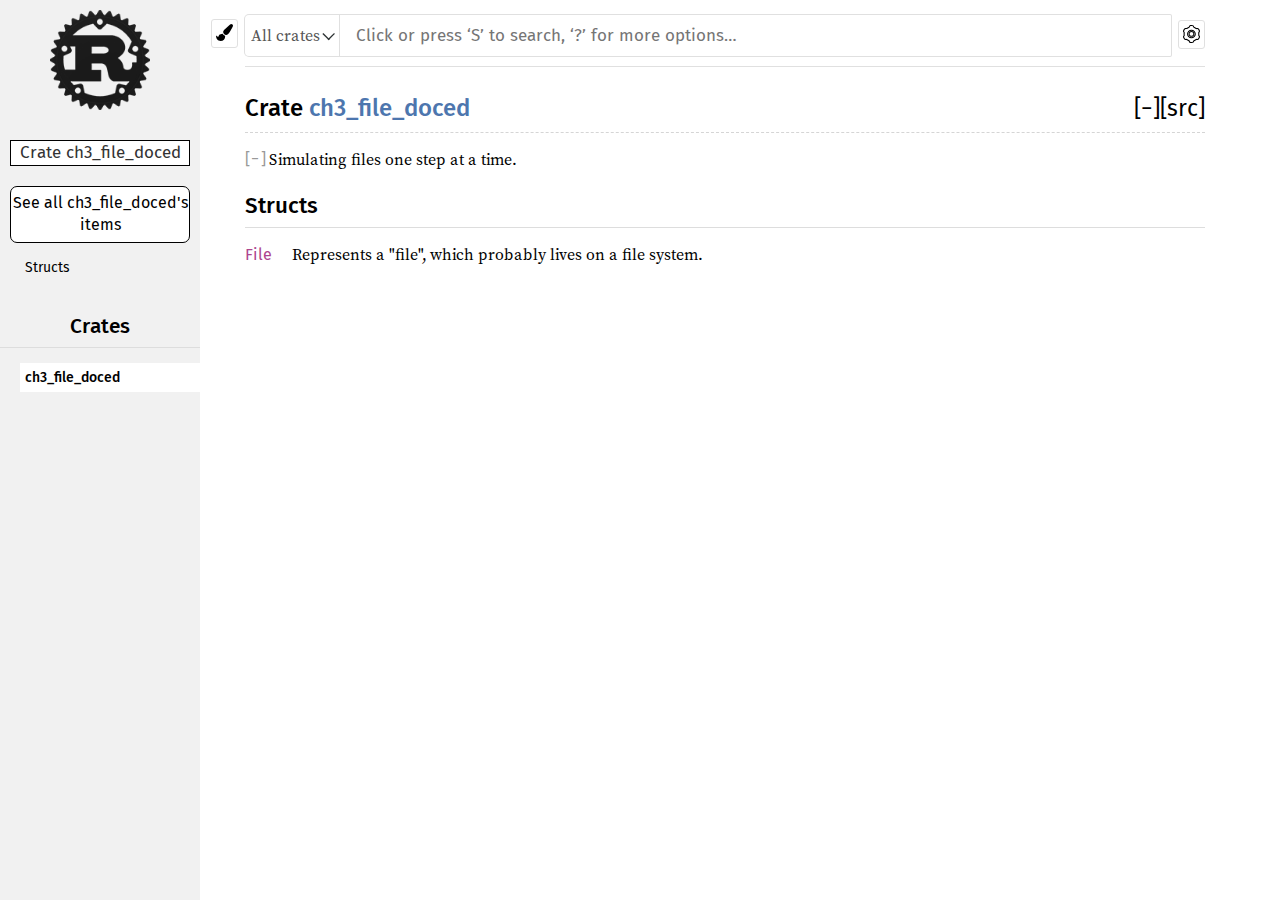
<file: Rust in Action/ch3/doc/ch3_file_doced/index.html>
<!DOCTYPE html><html lang="en"><head><meta charset="utf-8"><meta name="viewport" content="width=device-width, initial-scale=1.0"><meta name="generator" content="rustdoc"><meta name="description" content="API documentation for the Rust `ch3_file_doced` crate."><meta name="keywords" content="rust, rustlang, rust-lang, ch3_file_doced"><title>ch3_file_doced - Rust</title><link rel="stylesheet" type="text/css" href="../normalize.css"><link rel="stylesheet" type="text/css" href="../rustdoc.css" id="mainThemeStyle"><link rel="stylesheet" type="text/css" href="../dark.css"><link rel="stylesheet" type="text/css" href="../light.css" id="themeStyle"><script src="../storage.js"></script><noscript><link rel="stylesheet" href="../noscript.css"></noscript><link rel="shortcut icon" href="../favicon.ico"><style type="text/css">#crate-search{background-image:url("../down-arrow.svg");}</style></head><body class="rustdoc mod"><!--[if lte IE 8]><div class="warning">This old browser is unsupported and will most likely display funky things.</div><![endif]--><nav class="sidebar"><div class="sidebar-menu">&#9776;</div><a href='../ch3_file_doced/index.html'><div class='logo-container'><img src='../rust-logo.png' alt='logo'></div></a><p class='location'>Crate ch3_file_doced</p><div class="sidebar-elems"><a id='all-types' href='all.html'><p>See all ch3_file_doced's items</p></a><div class="block items"><ul><li><a href="#structs">Structs</a></li></ul></div><p class='location'></p><script>window.sidebarCurrent = {name: 'ch3_file_doced', ty: 'mod', relpath: '../'};</script></div></nav><div class="theme-picker"><button id="theme-picker" aria-label="Pick another theme!"><img src="../brush.svg" width="18" alt="Pick another theme!"></button><div id="theme-choices"></div></div><script src="../theme.js"></script><nav class="sub"><form class="search-form"><div class="search-container"><div><select id="crate-search"><option value="All crates">All crates</option></select><input class="search-input" name="search" disabled autocomplete="off" spellcheck="false" placeholder="Click or press ‘S’ to search, ‘?’ for more options…" type="search"></div><a id="settings-menu" href="../settings.html"><img src="../wheel.svg" width="18" alt="Change settings"></a></div></form></nav><section id="main" class="content"><h1 class='fqn'><span class='out-of-band'><span id='render-detail'><a id="toggle-all-docs" href="javascript:void(0)" title="collapse all docs">[<span class='inner'>&#x2212;</span>]</a></span><a class='srclink' href='../src/ch3_file_doced/ch3-file-doced.rs.html#1-38' title='goto source code'>[src]</a></span><span class='in-band'>Crate <a class="mod" href=''>ch3_file_doced</a></span></h1><div class='docblock'><p>Simulating files one step at a time.</p>
</div><h2 id='structs' class='section-header'><a href="#structs">Structs</a></h2>
<table><tr class='module-item'><td><a class="struct" href="struct.File.html" title='ch3_file_doced::File struct'>File</a></td><td class='docblock-short'><p>Represents a &quot;file&quot;, which probably lives on a file system.</p>
</td></tr></table></section><section id="search" class="content hidden"></section><section class="footer"></section><script>window.rootPath = "../";window.currentCrate = "ch3_file_doced";</script><script src="../aliases.js"></script><script src="../main.js"></script><script defer src="../search-index.js"></script></body></html>
</file>
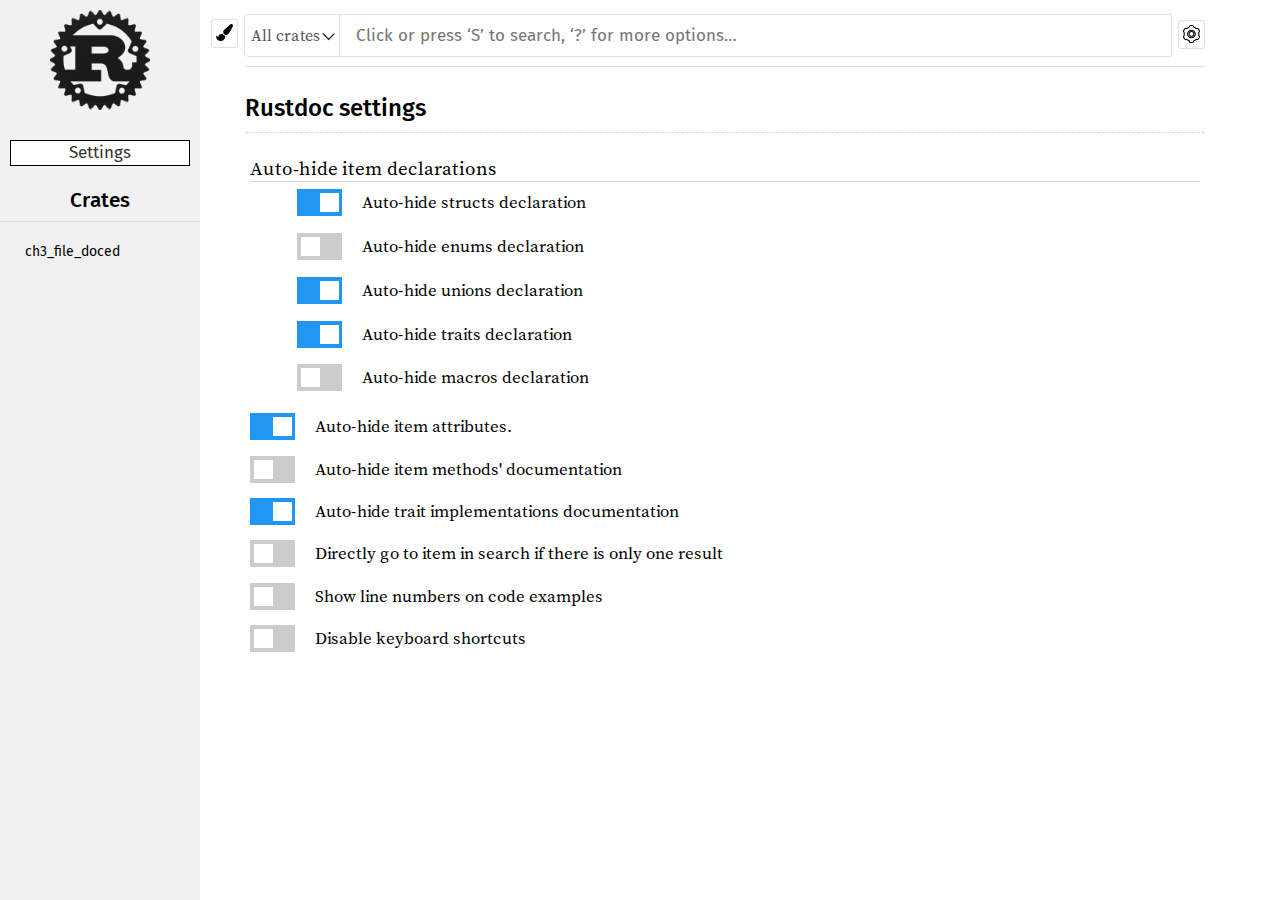
<file: Rust in Action/ch3/doc/settings.html>
<!DOCTYPE html><html lang="en"><head><meta charset="utf-8"><meta name="viewport" content="width=device-width, initial-scale=1.0"><meta name="generator" content="rustdoc"><meta name="description" content="Settings of Rustdoc"><meta name="keywords" content="rust, rustlang, rust-lang"><title>Rustdoc settings</title><link rel="stylesheet" type="text/css" href="./normalize.css"><link rel="stylesheet" type="text/css" href="./rustdoc.css" id="mainThemeStyle"><link rel="stylesheet" type="text/css" href="./settings.css"><link rel="stylesheet" type="text/css" href="./dark.css"><link rel="stylesheet" type="text/css" href="./light.css" id="themeStyle"><script src="./storage.js"></script><noscript><link rel="stylesheet" href="./noscript.css"></noscript><link rel="shortcut icon" href="./favicon.ico"><style type="text/css">#crate-search{background-image:url("./down-arrow.svg");}</style></head><body class="rustdoc mod"><!--[if lte IE 8]><div class="warning">This old browser is unsupported and will most likely display funky things.</div><![endif]--><nav class="sidebar"><div class="sidebar-menu">&#9776;</div><a href='./ch3_file_doced/index.html'><div class='logo-container'><img src='./rust-logo.png' alt='logo'></div></a><p class='location'>Settings</p><div class='sidebar-elems'></div></nav><div class="theme-picker"><button id="theme-picker" aria-label="Pick another theme!"><img src="./brush.svg" width="18" alt="Pick another theme!"></button><div id="theme-choices"></div></div><script src="./theme.js"></script><nav class="sub"><form class="search-form"><div class="search-container"><div><select id="crate-search"><option value="All crates">All crates</option></select><input class="search-input" name="search" disabled autocomplete="off" spellcheck="false" placeholder="Click or press ‘S’ to search, ‘?’ for more options…" type="search"></div><a id="settings-menu" href="./settings.html"><img src="./wheel.svg" width="18" alt="Change settings"></a></div></form></nav><section id="main" class="content"><h1 class='fqn'><span class='in-band'>Rustdoc settings</span></h1><div class='settings'><div class='setting-line'><div class='title'>Auto-hide item declarations</div><div class='sub-settings'><div class='setting-line'><label class='toggle'><input type='checkbox' id='auto-hide-struct'  checked><span class='slider'></span></label><div>Auto-hide structs declaration</div></div><div class='setting-line'><label class='toggle'><input type='checkbox' id='auto-hide-enum' ><span class='slider'></span></label><div>Auto-hide enums declaration</div></div><div class='setting-line'><label class='toggle'><input type='checkbox' id='auto-hide-union'  checked><span class='slider'></span></label><div>Auto-hide unions declaration</div></div><div class='setting-line'><label class='toggle'><input type='checkbox' id='auto-hide-trait'  checked><span class='slider'></span></label><div>Auto-hide traits declaration</div></div><div class='setting-line'><label class='toggle'><input type='checkbox' id='auto-hide-macro' ><span class='slider'></span></label><div>Auto-hide macros declaration</div></div></div>
                    </div><div class='setting-line'><label class='toggle'><input type='checkbox' id='auto-hide-attributes'  checked><span class='slider'></span></label><div>Auto-hide item attributes.</div></div><div class='setting-line'><label class='toggle'><input type='checkbox' id='auto-hide-method-docs' ><span class='slider'></span></label><div>Auto-hide item methods' documentation</div></div><div class='setting-line'><label class='toggle'><input type='checkbox' id='auto-hide-trait-implementations'  checked><span class='slider'></span></label><div>Auto-hide trait implementations documentation</div></div><div class='setting-line'><label class='toggle'><input type='checkbox' id='go-to-only-result' ><span class='slider'></span></label><div>Directly go to item in search if there is only one result</div></div><div class='setting-line'><label class='toggle'><input type='checkbox' id='line-numbers' ><span class='slider'></span></label><div>Show line numbers on code examples</div></div><div class='setting-line'><label class='toggle'><input type='checkbox' id='disable-shortcuts' ><span class='slider'></span></label><div>Disable keyboard shortcuts</div></div></div><script src='./settings.js'></script></section><section id="search" class="content hidden"></section><section class="footer"></section><script>window.rootPath = "./";window.currentCrate = "ch3_file_doced";</script><script src="./aliases.js"></script><script src="./main.js"></script><script defer src="./search-index.js"></script></body></html>
</file>
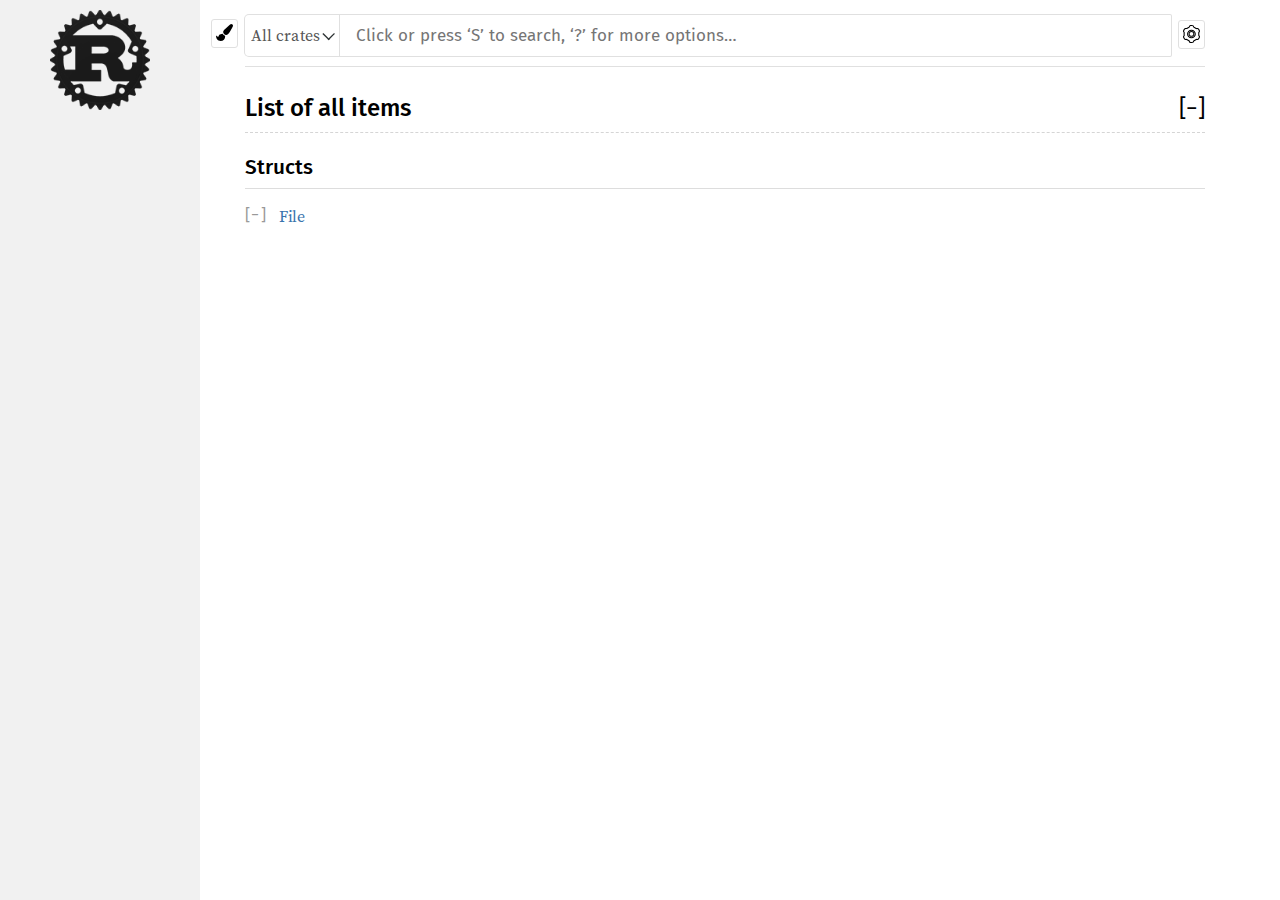
<file: Rust in Action/ch3/doc/ch3_file_doced/all.html>
<!DOCTYPE html><html lang="en"><head><meta charset="utf-8"><meta name="viewport" content="width=device-width, initial-scale=1.0"><meta name="generator" content="rustdoc"><meta name="description" content="List of all items in this crate"><meta name="keywords" content="rust, rustlang, rust-lang"><title>List of all items in this crate</title><link rel="stylesheet" type="text/css" href="../normalize.css"><link rel="stylesheet" type="text/css" href="../rustdoc.css" id="mainThemeStyle"><link rel="stylesheet" type="text/css" href="../dark.css"><link rel="stylesheet" type="text/css" href="../light.css" id="themeStyle"><script src="../storage.js"></script><noscript><link rel="stylesheet" href="../noscript.css"></noscript><link rel="shortcut icon" href="../favicon.ico"><style type="text/css">#crate-search{background-image:url("../down-arrow.svg");}</style></head><body class="rustdoc mod"><!--[if lte IE 8]><div class="warning">This old browser is unsupported and will most likely display funky things.</div><![endif]--><nav class="sidebar"><div class="sidebar-menu">&#9776;</div><a href='../ch3_file_doced/index.html'><div class='logo-container'><img src='../rust-logo.png' alt='logo'></div></a></nav><div class="theme-picker"><button id="theme-picker" aria-label="Pick another theme!"><img src="../brush.svg" width="18" alt="Pick another theme!"></button><div id="theme-choices"></div></div><script src="../theme.js"></script><nav class="sub"><form class="search-form"><div class="search-container"><div><select id="crate-search"><option value="All crates">All crates</option></select><input class="search-input" name="search" disabled autocomplete="off" spellcheck="false" placeholder="Click or press ‘S’ to search, ‘?’ for more options…" type="search"></div><a id="settings-menu" href="../settings.html"><img src="../wheel.svg" width="18" alt="Change settings"></a></div></form></nav><section id="main" class="content"><h1 class='fqn'><span class='out-of-band'><span id='render-detail'><a id="toggle-all-docs" href="javascript:void(0)" title="collapse all docs">[<span class='inner'>&#x2212;</span>]</a></span>
        </span>
        <span class='in-band'>List of all items</span></h1><h3 id='Structs'>Structs</h3><ul class='structs docblock'><li><a href='struct.File.html'>File</a></li></ul></section><section id="search" class="content hidden"></section><section class="footer"></section><script>window.rootPath = "../";window.currentCrate = "ch3_file_doced";</script><script src="../aliases.js"></script><script src="../main.js"></script><script defer src="../search-index.js"></script></body></html>
</file>
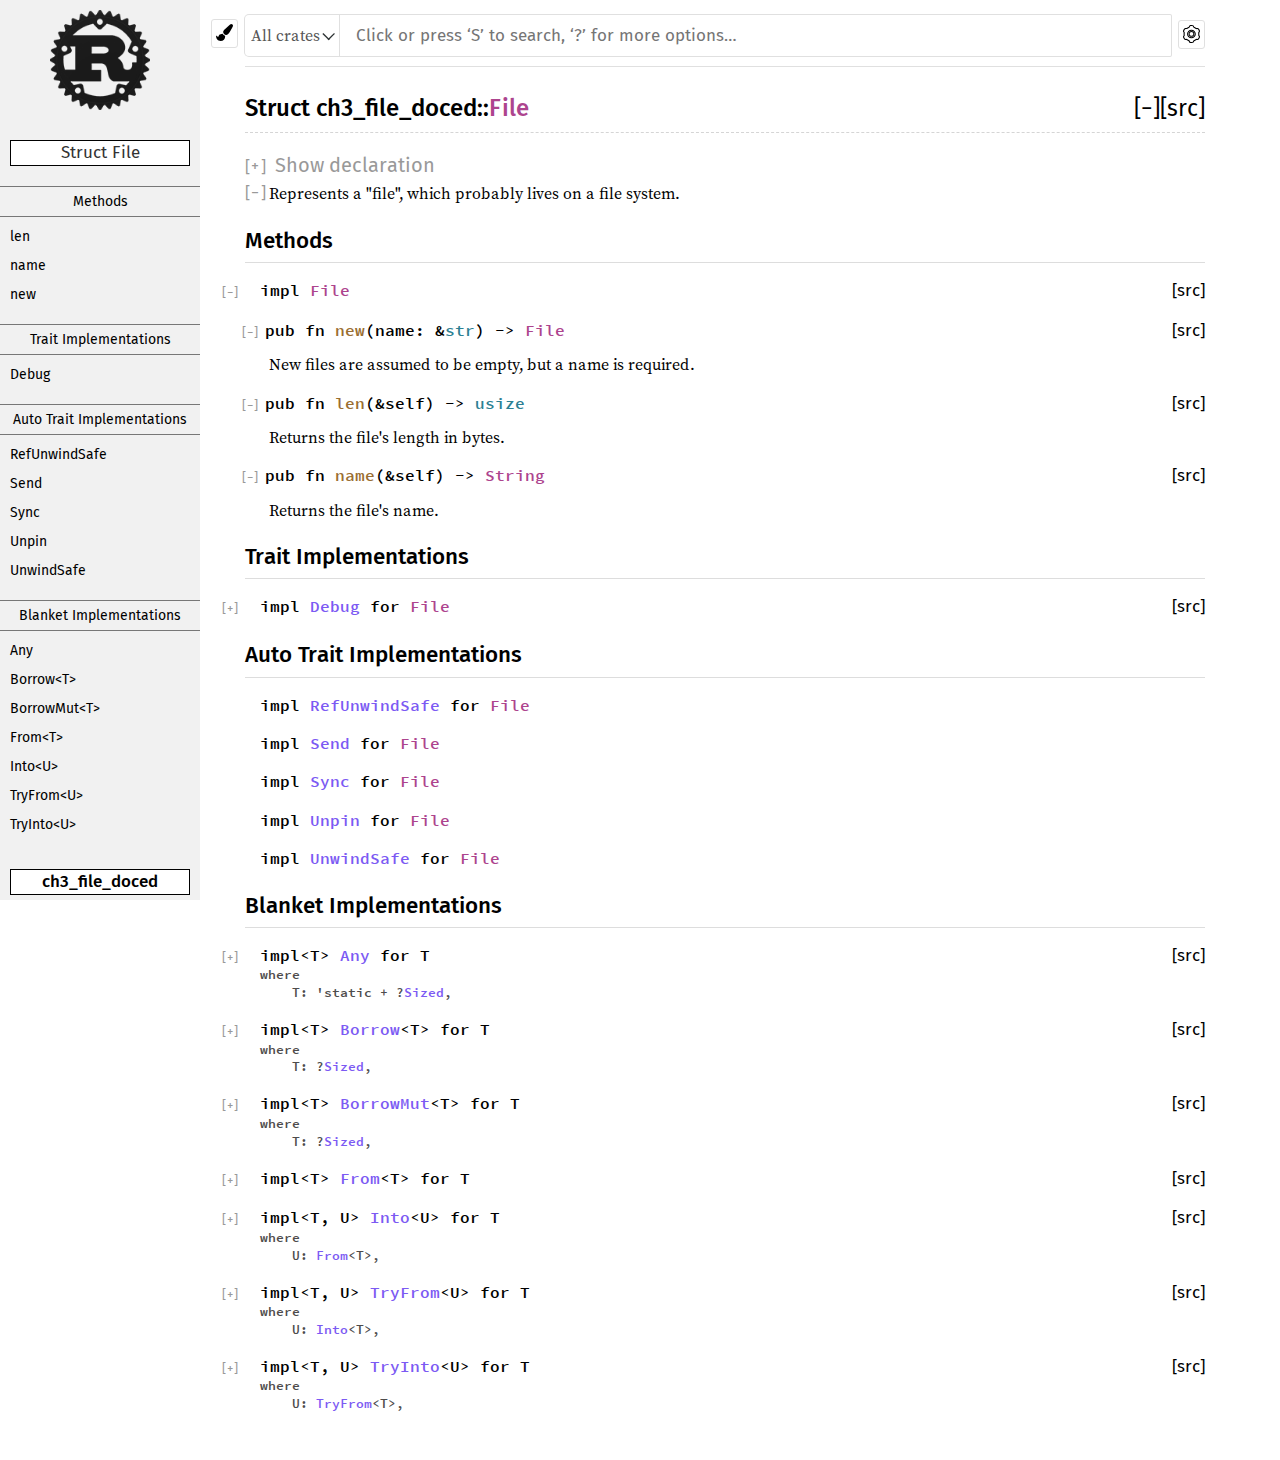
<file: Rust in Action/ch3/doc/ch3_file_doced/struct.File.html>
<!DOCTYPE html><html lang="en"><head><meta charset="utf-8"><meta name="viewport" content="width=device-width, initial-scale=1.0"><meta name="generator" content="rustdoc"><meta name="description" content="API documentation for the Rust `File` struct in crate `ch3_file_doced`."><meta name="keywords" content="rust, rustlang, rust-lang, File"><title>ch3_file_doced::File - Rust</title><link rel="stylesheet" type="text/css" href="../normalize.css"><link rel="stylesheet" type="text/css" href="../rustdoc.css" id="mainThemeStyle"><link rel="stylesheet" type="text/css" href="../dark.css"><link rel="stylesheet" type="text/css" href="../light.css" id="themeStyle"><script src="../storage.js"></script><noscript><link rel="stylesheet" href="../noscript.css"></noscript><link rel="shortcut icon" href="../favicon.ico"><style type="text/css">#crate-search{background-image:url("../down-arrow.svg");}</style></head><body class="rustdoc struct"><!--[if lte IE 8]><div class="warning">This old browser is unsupported and will most likely display funky things.</div><![endif]--><nav class="sidebar"><div class="sidebar-menu">&#9776;</div><a href='../ch3_file_doced/index.html'><div class='logo-container'><img src='../rust-logo.png' alt='logo'></div></a><p class='location'>Struct File</p><div class="sidebar-elems"><div class="block items"><a class="sidebar-title" href="#methods">Methods</a><div class="sidebar-links"><a href="#method.len">len</a><a href="#method.name">name</a><a href="#method.new">new</a></div><a class="sidebar-title" href="#implementations">Trait Implementations</a><div class="sidebar-links"><a href="#impl-Debug">Debug</a></div><a class="sidebar-title" href="#synthetic-implementations">Auto Trait Implementations</a><div class="sidebar-links"><a href="#impl-RefUnwindSafe">RefUnwindSafe</a><a href="#impl-Send">Send</a><a href="#impl-Sync">Sync</a><a href="#impl-Unpin">Unpin</a><a href="#impl-UnwindSafe">UnwindSafe</a></div><a class="sidebar-title" href="#blanket-implementations">Blanket Implementations</a><div class="sidebar-links"><a href="#impl-Any">Any</a><a href="#impl-Borrow%3CT%3E">Borrow&lt;T&gt;</a><a href="#impl-BorrowMut%3CT%3E">BorrowMut&lt;T&gt;</a><a href="#impl-From%3CT%3E">From&lt;T&gt;</a><a href="#impl-Into%3CU%3E">Into&lt;U&gt;</a><a href="#impl-TryFrom%3CU%3E">TryFrom&lt;U&gt;</a><a href="#impl-TryInto%3CU%3E">TryInto&lt;U&gt;</a></div></div><p class='location'><a href='index.html'>ch3_file_doced</a></p><script>window.sidebarCurrent = {name: 'File', ty: 'struct', relpath: ''};</script><script defer src="sidebar-items.js"></script></div></nav><div class="theme-picker"><button id="theme-picker" aria-label="Pick another theme!"><img src="../brush.svg" width="18" alt="Pick another theme!"></button><div id="theme-choices"></div></div><script src="../theme.js"></script><nav class="sub"><form class="search-form"><div class="search-container"><div><select id="crate-search"><option value="All crates">All crates</option></select><input class="search-input" name="search" disabled autocomplete="off" spellcheck="false" placeholder="Click or press ‘S’ to search, ‘?’ for more options…" type="search"></div><a id="settings-menu" href="../settings.html"><img src="../wheel.svg" width="18" alt="Change settings"></a></div></form></nav><section id="main" class="content"><h1 class='fqn'><span class='out-of-band'><span id='render-detail'><a id="toggle-all-docs" href="javascript:void(0)" title="collapse all docs">[<span class='inner'>&#x2212;</span>]</a></span><a class='srclink' href='../src/ch3_file_doced/ch3-file-doced.rs.html#5-8' title='goto source code'>[src]</a></span><span class='in-band'>Struct <a href='index.html'>ch3_file_doced</a>::<wbr><a class="struct" href=''>File</a></span></h1><div class="docblock type-decl hidden-by-usual-hider"><pre class='rust struct'>pub struct File { /* fields omitted */ }</pre></div><div class='docblock'><p>Represents a &quot;file&quot;, which probably lives on a file system.</p>
</div><h2 id='methods' class='small-section-header'>Methods<a href='#methods' class='anchor'></a></h2><h3 id='impl' class='impl'><code class='in-band'>impl <a class="struct" href="../ch3_file_doced/struct.File.html" title="struct ch3_file_doced::File">File</a></code><a href='#impl' class='anchor'></a><a class='srclink' href='../src/ch3_file_doced/ch3-file-doced.rs.html#10-28' title='goto source code'>[src]</a></h3><div class='impl-items'><h4 id='method.new' class="method"><code id='new.v'>pub fn <a href='#method.new' class='fnname'>new</a>(name: &amp;<a class="primitive" href="https://doc.rust-lang.org/nightly/std/primitive.str.html">str</a>) -&gt; <a class="struct" href="../ch3_file_doced/struct.File.html" title="struct ch3_file_doced::File">File</a></code><a class='srclink' href='../src/ch3_file_doced/ch3-file-doced.rs.html#12-17' title='goto source code'>[src]</a></h4><div class='docblock'><p>New files are assumed to be empty, but a name is required.</p>
</div><h4 id='method.len' class="method"><code id='len.v'>pub fn <a href='#method.len' class='fnname'>len</a>(&amp;self) -&gt; <a class="primitive" href="https://doc.rust-lang.org/nightly/std/primitive.usize.html">usize</a></code><a class='srclink' href='../src/ch3_file_doced/ch3-file-doced.rs.html#20-22' title='goto source code'>[src]</a></h4><div class='docblock'><p>Returns the file's length in bytes.</p>
</div><h4 id='method.name' class="method"><code id='name.v'>pub fn <a href='#method.name' class='fnname'>name</a>(&amp;self) -&gt; <a class="struct" href="https://doc.rust-lang.org/nightly/alloc/string/struct.String.html" title="struct alloc::string::String">String</a></code><a class='srclink' href='../src/ch3_file_doced/ch3-file-doced.rs.html#25-27' title='goto source code'>[src]</a></h4><div class='docblock'><p>Returns the file's name.</p>
</div></div><h2 id='implementations' class='small-section-header'>Trait Implementations<a href='#implementations' class='anchor'></a></h2><div id='implementations-list'><h3 id='impl-Debug' class='impl'><code class='in-band'>impl <a class="trait" href="https://doc.rust-lang.org/nightly/core/fmt/trait.Debug.html" title="trait core::fmt::Debug">Debug</a> for <a class="struct" href="../ch3_file_doced/struct.File.html" title="struct ch3_file_doced::File">File</a></code><a href='#impl-Debug' class='anchor'></a><a class='srclink' href='../src/ch3_file_doced/ch3-file-doced.rs.html#4' title='goto source code'>[src]</a></h3><div class='impl-items'><h4 id='method.fmt' class="method hidden"><code id='fmt.v'>fn <a href='https://doc.rust-lang.org/nightly/core/fmt/trait.Debug.html#tymethod.fmt' class='fnname'>fmt</a>(&amp;self, f: &amp;mut <a class="struct" href="https://doc.rust-lang.org/nightly/core/fmt/struct.Formatter.html" title="struct core::fmt::Formatter">Formatter</a>) -&gt; <a class="type" href="https://doc.rust-lang.org/nightly/core/fmt/type.Result.html" title="type core::fmt::Result">Result</a></code><a class='srclink' href='../src/ch3_file_doced/ch3-file-doced.rs.html#4' title='goto source code'>[src]</a></h4><div class='docblock hidden'><p>Formats the value using the given formatter. <a href="https://doc.rust-lang.org/nightly/core/fmt/trait.Debug.html#tymethod.fmt">Read more</a></p>
</div></div></div><h2 id='synthetic-implementations' class='small-section-header'>Auto Trait Implementations<a href='#synthetic-implementations' class='anchor'></a></h2><div id='synthetic-implementations-list'><h3 id='impl-RefUnwindSafe' class='impl'><code class='in-band'>impl <a class="trait" href="https://doc.rust-lang.org/nightly/std/panic/trait.RefUnwindSafe.html" title="trait std::panic::RefUnwindSafe">RefUnwindSafe</a> for <a class="struct" href="../ch3_file_doced/struct.File.html" title="struct ch3_file_doced::File">File</a></code><a href='#impl-RefUnwindSafe' class='anchor'></a></h3><div class='impl-items'></div><h3 id='impl-Send' class='impl'><code class='in-band'>impl <a class="trait" href="https://doc.rust-lang.org/nightly/core/marker/trait.Send.html" title="trait core::marker::Send">Send</a> for <a class="struct" href="../ch3_file_doced/struct.File.html" title="struct ch3_file_doced::File">File</a></code><a href='#impl-Send' class='anchor'></a></h3><div class='impl-items'></div><h3 id='impl-Sync' class='impl'><code class='in-band'>impl <a class="trait" href="https://doc.rust-lang.org/nightly/core/marker/trait.Sync.html" title="trait core::marker::Sync">Sync</a> for <a class="struct" href="../ch3_file_doced/struct.File.html" title="struct ch3_file_doced::File">File</a></code><a href='#impl-Sync' class='anchor'></a></h3><div class='impl-items'></div><h3 id='impl-Unpin' class='impl'><code class='in-band'>impl <a class="trait" href="https://doc.rust-lang.org/nightly/core/marker/trait.Unpin.html" title="trait core::marker::Unpin">Unpin</a> for <a class="struct" href="../ch3_file_doced/struct.File.html" title="struct ch3_file_doced::File">File</a></code><a href='#impl-Unpin' class='anchor'></a></h3><div class='impl-items'></div><h3 id='impl-UnwindSafe' class='impl'><code class='in-band'>impl <a class="trait" href="https://doc.rust-lang.org/nightly/std/panic/trait.UnwindSafe.html" title="trait std::panic::UnwindSafe">UnwindSafe</a> for <a class="struct" href="../ch3_file_doced/struct.File.html" title="struct ch3_file_doced::File">File</a></code><a href='#impl-UnwindSafe' class='anchor'></a></h3><div class='impl-items'></div></div><h2 id='blanket-implementations' class='small-section-header'>Blanket Implementations<a href='#blanket-implementations' class='anchor'></a></h2><div id='blanket-implementations-list'><h3 id='impl-Any' class='impl'><code class='in-band'>impl&lt;T&gt; <a class="trait" href="https://doc.rust-lang.org/nightly/core/any/trait.Any.html" title="trait core::any::Any">Any</a> for T <span class="where fmt-newline">where<br>&nbsp;&nbsp;&nbsp;&nbsp;T: 'static + ?<a class="trait" href="https://doc.rust-lang.org/nightly/core/marker/trait.Sized.html" title="trait core::marker::Sized">Sized</a>,&nbsp;</span></code><a href='#impl-Any' class='anchor'></a><a class='srclink' href='https://doc.rust-lang.org/nightly/src/core/any.rs.html#108-112' title='goto source code'>[src]</a></h3><div class='impl-items'><h4 id='method.type_id' class="method hidden"><code id='type_id.v'>fn <a href='https://doc.rust-lang.org/nightly/core/any/trait.Any.html#tymethod.type_id' class='fnname'>type_id</a>(&amp;self) -&gt; <a class="struct" href="https://doc.rust-lang.org/nightly/core/any/struct.TypeId.html" title="struct core::any::TypeId">TypeId</a></code><a class='srclink' href='https://doc.rust-lang.org/nightly/src/core/any.rs.html#109-111' title='goto source code'>[src]</a></h4><div class='docblock hidden'><p>Gets the <code>TypeId</code> of <code>self</code>. <a href="https://doc.rust-lang.org/nightly/core/any/trait.Any.html#tymethod.type_id">Read more</a></p>
</div></div><h3 id='impl-Borrow%3CT%3E' class='impl'><code class='in-band'>impl&lt;T&gt; <a class="trait" href="https://doc.rust-lang.org/nightly/core/borrow/trait.Borrow.html" title="trait core::borrow::Borrow">Borrow</a>&lt;T&gt; for T <span class="where fmt-newline">where<br>&nbsp;&nbsp;&nbsp;&nbsp;T: ?<a class="trait" href="https://doc.rust-lang.org/nightly/core/marker/trait.Sized.html" title="trait core::marker::Sized">Sized</a>,&nbsp;</span></code><a href='#impl-Borrow%3CT%3E' class='anchor'></a><a class='srclink' href='https://doc.rust-lang.org/nightly/src/core/borrow.rs.html#213-217' title='goto source code'>[src]</a></h3><div class='impl-items'><h4 id='method.borrow' class="method hidden"><code id='borrow.v'>fn <a href='https://doc.rust-lang.org/nightly/core/borrow/trait.Borrow.html#tymethod.borrow' class='fnname'>borrow</a>(&amp;self) -&gt; <a class="primitive" href="https://doc.rust-lang.org/nightly/std/primitive.reference.html">&amp;</a>T</code><a class='srclink' href='https://doc.rust-lang.org/nightly/src/core/borrow.rs.html#214-216' title='goto source code'>[src]</a></h4><div class='docblock hidden'><p>Immutably borrows from an owned value. <a href="https://doc.rust-lang.org/nightly/core/borrow/trait.Borrow.html#tymethod.borrow">Read more</a></p>
</div></div><h3 id='impl-BorrowMut%3CT%3E' class='impl'><code class='in-band'>impl&lt;T&gt; <a class="trait" href="https://doc.rust-lang.org/nightly/core/borrow/trait.BorrowMut.html" title="trait core::borrow::BorrowMut">BorrowMut</a>&lt;T&gt; for T <span class="where fmt-newline">where<br>&nbsp;&nbsp;&nbsp;&nbsp;T: ?<a class="trait" href="https://doc.rust-lang.org/nightly/core/marker/trait.Sized.html" title="trait core::marker::Sized">Sized</a>,&nbsp;</span></code><a href='#impl-BorrowMut%3CT%3E' class='anchor'></a><a class='srclink' href='https://doc.rust-lang.org/nightly/src/core/borrow.rs.html#220-224' title='goto source code'>[src]</a></h3><div class='impl-items'><h4 id='method.borrow_mut' class="method hidden"><code id='borrow_mut.v'>fn <a href='https://doc.rust-lang.org/nightly/core/borrow/trait.BorrowMut.html#tymethod.borrow_mut' class='fnname'>borrow_mut</a>(&amp;mut self) -&gt; <a class="primitive" href="https://doc.rust-lang.org/nightly/std/primitive.reference.html">&amp;mut </a>T</code><a class='srclink' href='https://doc.rust-lang.org/nightly/src/core/borrow.rs.html#221-223' title='goto source code'>[src]</a></h4><div class='docblock hidden'><p>Mutably borrows from an owned value. <a href="https://doc.rust-lang.org/nightly/core/borrow/trait.BorrowMut.html#tymethod.borrow_mut">Read more</a></p>
</div></div><h3 id='impl-From%3CT%3E' class='impl'><code class='in-band'>impl&lt;T&gt; <a class="trait" href="https://doc.rust-lang.org/nightly/core/convert/trait.From.html" title="trait core::convert::From">From</a>&lt;T&gt; for T</code><a href='#impl-From%3CT%3E' class='anchor'></a><a class='srclink' href='https://doc.rust-lang.org/nightly/src/core/convert/mod.rs.html#564-568' title='goto source code'>[src]</a></h3><div class='impl-items'><h4 id='method.from' class="method hidden"><code id='from.v'>fn <a href='https://doc.rust-lang.org/nightly/core/convert/trait.From.html#tymethod.from' class='fnname'>from</a>(t: T) -&gt; T</code><a class='srclink' href='https://doc.rust-lang.org/nightly/src/core/convert/mod.rs.html#565-567' title='goto source code'>[src]</a></h4><div class='docblock hidden'><p>Performs the conversion.</p>
</div></div><h3 id='impl-Into%3CU%3E' class='impl'><code class='in-band'>impl&lt;T, U&gt; <a class="trait" href="https://doc.rust-lang.org/nightly/core/convert/trait.Into.html" title="trait core::convert::Into">Into</a>&lt;U&gt; for T <span class="where fmt-newline">where<br>&nbsp;&nbsp;&nbsp;&nbsp;U: <a class="trait" href="https://doc.rust-lang.org/nightly/core/convert/trait.From.html" title="trait core::convert::From">From</a>&lt;T&gt;,&nbsp;</span></code><a href='#impl-Into%3CU%3E' class='anchor'></a><a class='srclink' href='https://doc.rust-lang.org/nightly/src/core/convert/mod.rs.html#553-560' title='goto source code'>[src]</a></h3><div class='impl-items'><h4 id='method.into' class="method hidden"><code id='into.v'>fn <a href='https://doc.rust-lang.org/nightly/core/convert/trait.Into.html#tymethod.into' class='fnname'>into</a>(self) -&gt; U</code><a class='srclink' href='https://doc.rust-lang.org/nightly/src/core/convert/mod.rs.html#557-559' title='goto source code'>[src]</a></h4><div class='docblock hidden'><p>Performs the conversion.</p>
</div></div><h3 id='impl-TryFrom%3CU%3E' class='impl'><code class='in-band'>impl&lt;T, U&gt; <a class="trait" href="https://doc.rust-lang.org/nightly/core/convert/trait.TryFrom.html" title="trait core::convert::TryFrom">TryFrom</a>&lt;U&gt; for T <span class="where fmt-newline">where<br>&nbsp;&nbsp;&nbsp;&nbsp;U: <a class="trait" href="https://doc.rust-lang.org/nightly/core/convert/trait.Into.html" title="trait core::convert::Into">Into</a>&lt;T&gt;,&nbsp;</span></code><a href='#impl-TryFrom%3CU%3E' class='anchor'></a><a class='srclink' href='https://doc.rust-lang.org/nightly/src/core/convert/mod.rs.html#601-610' title='goto source code'>[src]</a></h3><div class='impl-items'><h4 id='associatedtype.Error' class="type"><code id='Error.t'>type <a href='https://doc.rust-lang.org/nightly/core/convert/trait.TryFrom.html#associatedtype.Error' class="type">Error</a> = <a class="enum" href="https://doc.rust-lang.org/nightly/core/convert/enum.Infallible.html" title="enum core::convert::Infallible">Infallible</a></code></h4><div class='docblock'><p>The type returned in the event of a conversion error.</p>
</div><h4 id='method.try_from' class="method hidden"><code id='try_from.v'>fn <a href='https://doc.rust-lang.org/nightly/core/convert/trait.TryFrom.html#tymethod.try_from' class='fnname'>try_from</a>(value: U) -&gt; <a class="enum" href="https://doc.rust-lang.org/nightly/core/result/enum.Result.html" title="enum core::result::Result">Result</a>&lt;T, &lt;T as <a class="trait" href="https://doc.rust-lang.org/nightly/core/convert/trait.TryFrom.html" title="trait core::convert::TryFrom">TryFrom</a>&lt;U&gt;&gt;::<a class="type" href="https://doc.rust-lang.org/nightly/core/convert/trait.TryFrom.html#associatedtype.Error" title="type core::convert::TryFrom::Error">Error</a>&gt;</code><a class='srclink' href='https://doc.rust-lang.org/nightly/src/core/convert/mod.rs.html#607-609' title='goto source code'>[src]</a></h4><div class='docblock hidden'><p>Performs the conversion.</p>
</div></div><h3 id='impl-TryInto%3CU%3E' class='impl'><code class='in-band'>impl&lt;T, U&gt; <a class="trait" href="https://doc.rust-lang.org/nightly/core/convert/trait.TryInto.html" title="trait core::convert::TryInto">TryInto</a>&lt;U&gt; for T <span class="where fmt-newline">where<br>&nbsp;&nbsp;&nbsp;&nbsp;U: <a class="trait" href="https://doc.rust-lang.org/nightly/core/convert/trait.TryFrom.html" title="trait core::convert::TryFrom">TryFrom</a>&lt;T&gt;,&nbsp;</span></code><a href='#impl-TryInto%3CU%3E' class='anchor'></a><a class='srclink' href='https://doc.rust-lang.org/nightly/src/core/convert/mod.rs.html#587-596' title='goto source code'>[src]</a></h3><div class='impl-items'><h4 id='associatedtype.Error-1' class="type"><code id='Error.t-1'>type <a href='https://doc.rust-lang.org/nightly/core/convert/trait.TryInto.html#associatedtype.Error' class="type">Error</a> = &lt;U as <a class="trait" href="https://doc.rust-lang.org/nightly/core/convert/trait.TryFrom.html" title="trait core::convert::TryFrom">TryFrom</a>&lt;T&gt;&gt;::<a class="type" href="https://doc.rust-lang.org/nightly/core/convert/trait.TryFrom.html#associatedtype.Error" title="type core::convert::TryFrom::Error">Error</a></code></h4><div class='docblock'><p>The type returned in the event of a conversion error.</p>
</div><h4 id='method.try_into' class="method hidden"><code id='try_into.v'>fn <a href='https://doc.rust-lang.org/nightly/core/convert/trait.TryInto.html#tymethod.try_into' class='fnname'>try_into</a>(self) -&gt; <a class="enum" href="https://doc.rust-lang.org/nightly/core/result/enum.Result.html" title="enum core::result::Result">Result</a>&lt;U, &lt;U as <a class="trait" href="https://doc.rust-lang.org/nightly/core/convert/trait.TryFrom.html" title="trait core::convert::TryFrom">TryFrom</a>&lt;T&gt;&gt;::<a class="type" href="https://doc.rust-lang.org/nightly/core/convert/trait.TryFrom.html#associatedtype.Error" title="type core::convert::TryFrom::Error">Error</a>&gt;</code><a class='srclink' href='https://doc.rust-lang.org/nightly/src/core/convert/mod.rs.html#593-595' title='goto source code'>[src]</a></h4><div class='docblock hidden'><p>Performs the conversion.</p>
</div></div></div></section><section id="search" class="content hidden"></section><section class="footer"></section><script>window.rootPath = "../";window.currentCrate = "ch3_file_doced";</script><script src="../aliases.js"></script><script src="../main.js"></script><script defer src="../search-index.js"></script></body></html>
</file>
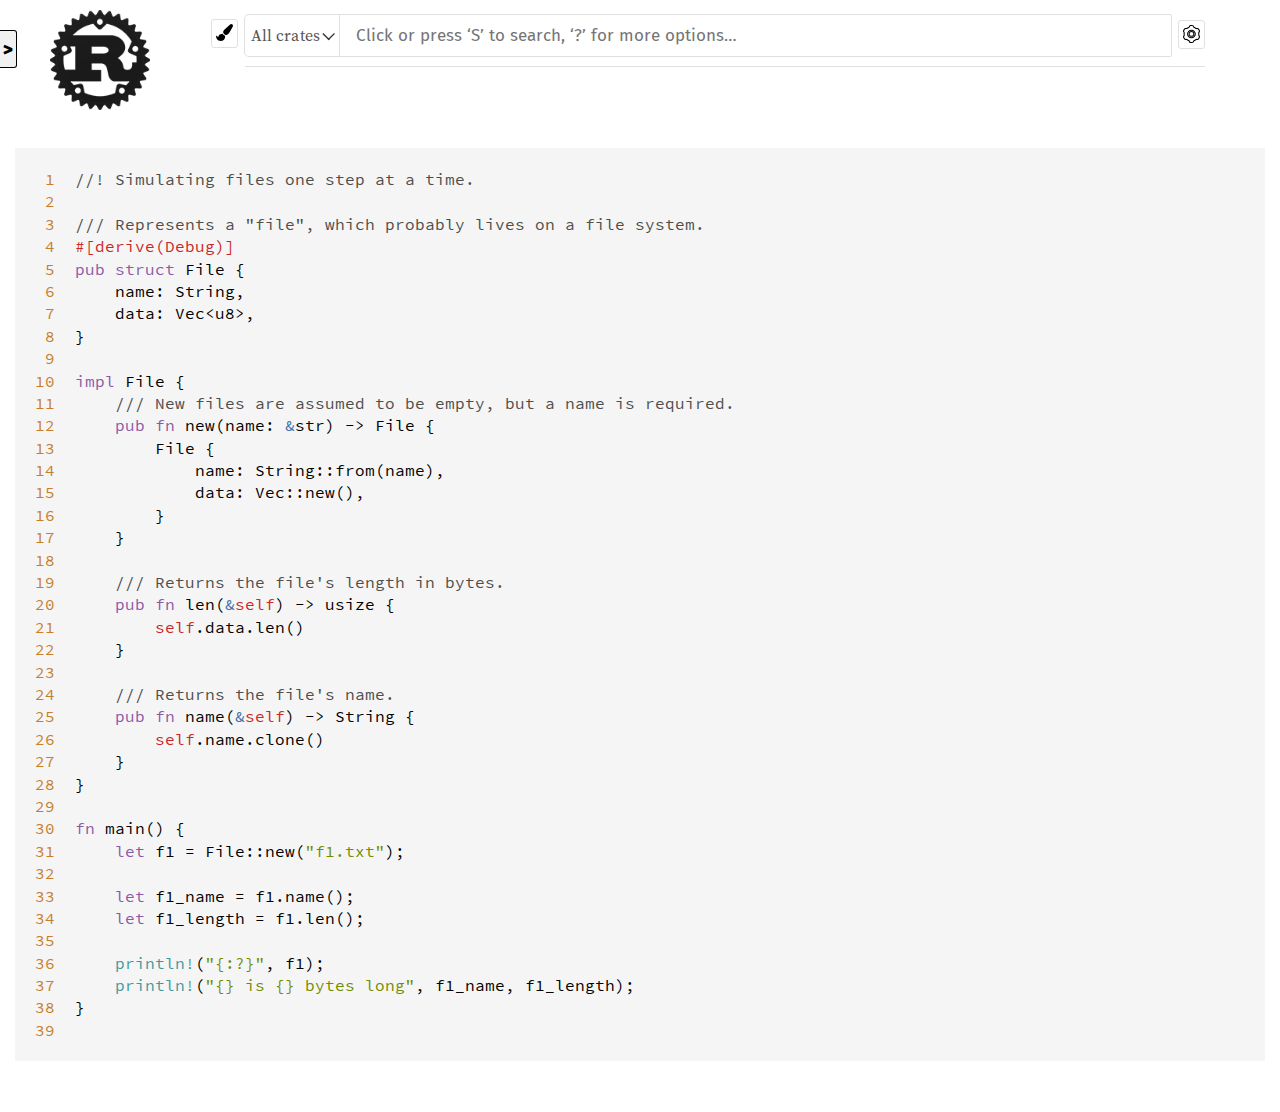
<file: Rust in Action/ch3/doc/src/ch3_file_doced/ch3-file-doced.rs.html>
<!DOCTYPE html><html lang="en"><head><meta charset="utf-8"><meta name="viewport" content="width=device-width, initial-scale=1.0"><meta name="generator" content="rustdoc"><meta name="description" content="Source to the Rust file `ch3-file-doced.rs`."><meta name="keywords" content="rust, rustlang, rust-lang"><title>ch3-file-doced.rs.html -- source</title><link rel="stylesheet" type="text/css" href="../../normalize.css"><link rel="stylesheet" type="text/css" href="../../rustdoc.css" id="mainThemeStyle"><link rel="stylesheet" type="text/css" href="../../dark.css"><link rel="stylesheet" type="text/css" href="../../light.css" id="themeStyle"><script src="../../storage.js"></script><noscript><link rel="stylesheet" href="../../noscript.css"></noscript><link rel="shortcut icon" href="../../favicon.ico"><style type="text/css">#crate-search{background-image:url("../../down-arrow.svg");}</style></head><body class="rustdoc source"><!--[if lte IE 8]><div class="warning">This old browser is unsupported and will most likely display funky things.</div><![endif]--><nav class="sidebar"><div class="sidebar-menu">&#9776;</div><a href='../../ch3_file_doced/index.html'><div class='logo-container'><img src='../../rust-logo.png' alt='logo'></div></a></nav><div class="theme-picker"><button id="theme-picker" aria-label="Pick another theme!"><img src="../../brush.svg" width="18" alt="Pick another theme!"></button><div id="theme-choices"></div></div><script src="../../theme.js"></script><nav class="sub"><form class="search-form"><div class="search-container"><div><select id="crate-search"><option value="All crates">All crates</option></select><input class="search-input" name="search" disabled autocomplete="off" spellcheck="false" placeholder="Click or press ‘S’ to search, ‘?’ for more options…" type="search"></div><a id="settings-menu" href="../../settings.html"><img src="../../wheel.svg" width="18" alt="Change settings"></a></div></form></nav><section id="main" class="content"><pre class="line-numbers"><span id="1"> 1</span>
<span id="2"> 2</span>
<span id="3"> 3</span>
<span id="4"> 4</span>
<span id="5"> 5</span>
<span id="6"> 6</span>
<span id="7"> 7</span>
<span id="8"> 8</span>
<span id="9"> 9</span>
<span id="10">10</span>
<span id="11">11</span>
<span id="12">12</span>
<span id="13">13</span>
<span id="14">14</span>
<span id="15">15</span>
<span id="16">16</span>
<span id="17">17</span>
<span id="18">18</span>
<span id="19">19</span>
<span id="20">20</span>
<span id="21">21</span>
<span id="22">22</span>
<span id="23">23</span>
<span id="24">24</span>
<span id="25">25</span>
<span id="26">26</span>
<span id="27">27</span>
<span id="28">28</span>
<span id="29">29</span>
<span id="30">30</span>
<span id="31">31</span>
<span id="32">32</span>
<span id="33">33</span>
<span id="34">34</span>
<span id="35">35</span>
<span id="36">36</span>
<span id="37">37</span>
<span id="38">38</span>
<span id="39">39</span>
</pre><div class="example-wrap"><pre class="rust ">
<span class="doccomment">//! Simulating files one step at a time.</span>

<span class="doccomment">/// Represents a &quot;file&quot;, which probably lives on a file system.</span>
<span class="attribute">#[<span class="ident">derive</span>(<span class="ident">Debug</span>)]</span>
<span class="kw">pub</span> <span class="kw">struct</span> <span class="ident">File</span> {
    <span class="ident">name</span>: <span class="ident">String</span>,
    <span class="ident">data</span>: <span class="ident">Vec</span><span class="op">&lt;</span><span class="ident">u8</span><span class="op">&gt;</span>,
}

<span class="kw">impl</span> <span class="ident">File</span> {
    <span class="doccomment">/// New files are assumed to be empty, but a name is required.</span>
    <span class="kw">pub</span> <span class="kw">fn</span> <span class="ident">new</span>(<span class="ident">name</span>: <span class="kw-2">&amp;</span><span class="ident">str</span>) <span class="op">-</span><span class="op">&gt;</span> <span class="ident">File</span> {
        <span class="ident">File</span> {
            <span class="ident">name</span>: <span class="ident">String</span>::<span class="ident">from</span>(<span class="ident">name</span>),
            <span class="ident">data</span>: <span class="ident">Vec</span>::<span class="ident">new</span>(),
        }
    }

    <span class="doccomment">/// Returns the file&#39;s length in bytes.</span>
    <span class="kw">pub</span> <span class="kw">fn</span> <span class="ident">len</span>(<span class="kw-2">&amp;</span><span class="self">self</span>) <span class="op">-</span><span class="op">&gt;</span> <span class="ident">usize</span> {
        <span class="self">self</span>.<span class="ident">data</span>.<span class="ident">len</span>()
    }

    <span class="doccomment">/// Returns the file&#39;s name.</span>
    <span class="kw">pub</span> <span class="kw">fn</span> <span class="ident">name</span>(<span class="kw-2">&amp;</span><span class="self">self</span>) <span class="op">-</span><span class="op">&gt;</span> <span class="ident">String</span> {
        <span class="self">self</span>.<span class="ident">name</span>.<span class="ident">clone</span>()
    }
}

<span class="kw">fn</span> <span class="ident">main</span>() {
    <span class="kw">let</span> <span class="ident">f1</span> <span class="op">=</span> <span class="ident">File</span>::<span class="ident">new</span>(<span class="string">&quot;f1.txt&quot;</span>);

    <span class="kw">let</span> <span class="ident">f1_name</span> <span class="op">=</span> <span class="ident">f1</span>.<span class="ident">name</span>();
    <span class="kw">let</span> <span class="ident">f1_length</span> <span class="op">=</span> <span class="ident">f1</span>.<span class="ident">len</span>();

    <span class="macro">println</span><span class="macro">!</span>(<span class="string">&quot;{:?}&quot;</span>, <span class="ident">f1</span>);
    <span class="macro">println</span><span class="macro">!</span>(<span class="string">&quot;{} is {} bytes long&quot;</span>, <span class="ident">f1_name</span>, <span class="ident">f1_length</span>);
}

</pre></div>
</section><section id="search" class="content hidden"></section><section class="footer"></section><script>window.rootPath = "../../";window.currentCrate = "ch3_file_doced";</script><script src="../../aliases.js"></script><script src="../../main.js"></script><script src="../../source-script.js"></script><script src="../../source-files.js"></script><script defer src="../../search-index.js"></script></body></html>
</file>
<file: Rust in Action/ch3/doc/rustdoc.css>
@font-face {font-family:'Fira Sans';font-style:normal;font-weight:400;src:local('Fira Sans'),url("FiraSans-Regular.woff") format('woff');}@font-face {font-family:'Fira Sans';font-style:normal;font-weight:500;src:local('Fira Sans Medium'),url("FiraSans-Medium.woff") format('woff');}@font-face {font-family:'Source Serif Pro';font-style:normal;font-weight:400;src:local('Source Serif Pro'),url("SourceSerifPro-Regular.ttf.woff") format('woff');}@font-face {font-family:'Source Serif Pro';font-style:italic;font-weight:400;src:local('Source Serif Pro Italic'),url("SourceSerifPro-It.ttf.woff") format('woff');}@font-face {font-family:'Source Serif Pro';font-style:normal;font-weight:700;src:local('Source Serif Pro Bold'),url("SourceSerifPro-Bold.ttf.woff") format('woff');}@font-face {font-family:'Source Code Pro';font-style:normal;font-weight:400;src:url("SourceCodePro-Regular.woff") format('woff');}@font-face {font-family:'Source Code Pro';font-style:normal;font-weight:600;src:url("SourceCodePro-Semibold.woff") format('woff');}*{-webkit-box-sizing:border-box;-moz-box-sizing:border-box;box-sizing:border-box;}html{content:"";}@media (prefers-color-scheme:light){html{content:"light";}}@media (prefers-color-scheme:dark){html{content:"dark";}}body{font:16px/1.4 "Source Serif Pro",serif;margin:0;position:relative;padding:10px 15px 20px 15px;-webkit-font-feature-settings:"kern","liga";-moz-font-feature-settings:"kern","liga";font-feature-settings:"kern","liga";}h1{font-size:1.5em;}h2{font-size:1.4em;}h3{font-size:1.3em;}h1,h2,h3:not(.impl):not(.method):not(.type):not(.tymethod):not(.important),h4:not(.method):not(.type):not(.tymethod):not(.associatedconstant){font-weight:500;margin:20px 0 15px 0;padding-bottom:6px;}h1.fqn{border-bottom:1px dashed;margin-top:0;}h2,h3:not(.impl):not(.method):not(.type):not(.tymethod),h4:not(.method):not(.type):not(.tymethod):not(.associatedconstant){border-bottom:1px solid;}h3.impl,h3.method,h4.method,h3.type,h4.type,h4.associatedconstant{flex-basis:100%;font-weight:600;margin-top:16px;margin-bottom:10px;position:relative;}h3.impl,h3.method,h3.type{padding-left:15px;}h1,h2,h3,h4,.sidebar,a.source,.search-input,.content table :not(code)>a,.collapse-toggle,div.item-list .out-of-band,#source-sidebar,#sidebar-toggle{font-family:"Fira Sans",sans-serif;}ol,ul{padding-left:25px;}ul ul,ol ul,ul ol,ol ol{margin-bottom:.6em;}p{margin:0 0 .6em 0;}summary{outline:none;}code,pre,a.test-arrow{font-family:"Source Code Pro",monospace;}.docblock code,.docblock-short code{border-radius:3px;padding:0 0.1em;}.docblock pre code,.docblock-short pre code{padding:0;}pre{padding:14px;}.source .content pre{padding:20px;}img{max-width:100%;}li{position:relative;}.source .content{margin-top:50px;max-width:none;overflow:visible;margin-left:0px;min-width:70em;}nav.sub{font-size:16px;text-transform:uppercase;}.sidebar{width:200px;position:fixed;left:0;top:0;bottom:0;overflow:auto;}.sidebar .block>ul>li{margin-right:-10px;}.content,nav{max-width:960px;}.hidden{display:none !important;}.logo-container{height:100px;width:100px;position:relative;margin:20px auto;display:block;margin-top:10px;}.logo-container>img{max-width:100px;max-height:100px;position:absolute;left:50%;top:50%;transform:translate(-50%,-50%);display:block;}.sidebar .location{border:1px solid;font-size:17px;margin:30px 10px 20px 10px;text-align:center;word-wrap:break-word;}.sidebar .version{font-size:15px;text-align:center;border-bottom:1px solid;overflow-wrap:break-word;word-wrap:break-word;word-break:break-word;}.location:empty{border:none;}.location a:first-child{font-weight:500;}.block{padding:0;margin-bottom:14px;}.block h2,.block h3{margin-top:0;margin-bottom:8px;text-align:center;}.block ul,.block li{margin:0 10px;padding:0;list-style:none;}.block a{display:block;text-overflow:ellipsis;overflow:hidden;line-height:15px;padding:7px 5px;font-size:14px;font-weight:300;transition:border 500ms ease-out;}.sidebar-title{border-top:1px solid;border-bottom:1px solid;text-align:center;font-size:17px;margin-bottom:5px;}.sidebar-links{margin-bottom:15px;}.sidebar-links>a{padding-left:10px;width:100%;}.sidebar-menu{display:none;}.content{padding:15px 0;}.source .content pre.rust{white-space:pre;overflow:auto;padding-left:0;}.rustdoc:not(.source) .example-wrap{display:inline-flex;margin-bottom:10px;position:relative;}.example-wrap{width:100%;}.example-wrap>pre.line-number{overflow:initial;border:1px solid;border-top-left-radius:5px;border-bottom-left-radius:5px;padding:13px 8px;text-align:right;}.rustdoc:not(.source) .example-wrap>pre.rust{width:100%;overflow-x:auto;}.rustdoc:not(.source) .example-wrap>pre{margin:0;}#search{margin-left:230px;position:relative;}#results{position:absolute;right:0;left:0;overflow:auto;}#results>table{width:100%;table-layout:fixed;}.content pre.line-numbers{float:left;border:none;position:relative;-webkit-user-select:none;-moz-user-select:none;-ms-user-select:none;user-select:none;}.line-numbers span{cursor:pointer;}.docblock-short p{display:inline;}.docblock-short.nowrap{display:block;overflow:hidden;white-space:nowrap;text-overflow:ellipsis;}.docblock-short p{overflow:hidden;text-overflow:ellipsis;margin:0;}.docblock code,.docblock-short code{white-space:pre-wrap;}.docblock h1,.docblock h2,.docblock h3,.docblock h4,.docblock h5{border-bottom:1px solid;}#main>.docblock h1{font-size:1.3em;}#main>.docblock h2{font-size:1.15em;}#main>.docblock h3,#main>.docblock h4,#main>.docblock h5{font-size:1em;}#main>h2+div,#main>h2+h3,#main>h3+div{display:none;flex-wrap:wrap;}.docblock h1{font-size:1em;}.docblock h2{font-size:0.95em;}.docblock h3,.docblock h4,.docblock h5{font-size:0.9em;}.docblock{margin-left:24px;position:relative;}.content .out-of-band{float:right;font-size:23px;margin:0px;padding:0px;font-weight:normal;}h3.impl>.out-of-band{font-size:21px;}h4.method>.out-of-band{font-size:19px;}h4>code,h3>code,.invisible>code{max-width:calc(100% - 41px);display:block;}.invisible{width:100%;display:inline-block;}.content .in-band{margin:0px;padding:0px;}.in-band>code{display:inline-block;}#main{position:relative;}#main>.since{top:inherit;font-family:"Fira Sans",sans-serif;}.content table:not(.table-display){border-spacing:0 5px;}.content td{vertical-align:top;}.content td:first-child{padding-right:20px;}.content td p:first-child{margin-top:0;}.content td h1,.content td h2{margin-left:0;font-size:1.1em;}.content tr:first-child td{border-top:0;}.docblock table{margin:.5em 0;width:calc(100% - 2px);border:1px dashed;}.docblock table td{padding:.5em;border:1px dashed;}.docblock table th{padding:.5em;text-align:left;border:1px solid;}.fields+table{margin-bottom:1em;}.content .item-list{list-style-type:none;padding:0;}.content .multi-column{-moz-column-count:5;-moz-column-gap:2.5em;-webkit-column-count:5;-webkit-column-gap:2.5em;column-count:5;column-gap:2.5em;}.content .multi-column li{width:100%;display:inline-block;}.content .method{font-size:1em;position:relative;}.content .method .where,.content .fn .where,.content .where.fmt-newline{display:block;font-size:0.8em;}.content .methods>div{margin-left:40px;margin-bottom:15px;}.content .docblock>.impl-items{margin-left:20px;margin-top:-34px;}.content .docblock>.impl-items>h4{border-bottom:0;}.content .docblock>.impl-items .table-display{margin:0;}.content .docblock>.impl-items table td{padding:0;}.toggle-wrapper.marg-left>.collapse-toggle{left:-24px;}.content .docblock>.impl-items .table-display,.impl-items table td{border:none;}.content .stability code{font-size:90%;}.content .stability{position:relative;margin-left:33px;margin-top:-13px;}.sub-variant>div>.stability{margin-top:initial;}.content .stability::before{content:'⬑';font-size:25px;position:absolute;top:-6px;left:-19px;}.content .impl-items .method,.content .impl-items>.type,.impl-items>.associatedconstant{margin-left:20px;}.content .impl-items .docblock,.content .impl-items .stability{margin-bottom:.6em;}.content .impl-items>.stability{margin-left:40px;}.methods>.stability,.content .impl-items>.stability{margin-top:-8px;}.impl-items{flex-basis:100%;}#main>.stability{margin-top:0;}nav:not(.sidebar){border-bottom:1px solid;padding-bottom:10px;margin-bottom:10px;}nav.main{padding:20px 0;text-align:center;}nav.main .current{border-top:1px solid;border-bottom:1px solid;}nav.main .separator{border:1px solid;display:inline-block;height:23px;margin:0 20px;}nav.sum{text-align:right;}nav.sub form{display:inline;}nav.sub,.content{margin-left:230px;}a{text-decoration:none;background:transparent;}.small-section-header:hover>.anchor{display:initial;}.in-band:hover>.anchor{display:inline-block;position:absolute;}.anchor{display:none;position:absolute;left:-7px;}.anchor.field{left:-5px;}.small-section-header>.anchor{left:-28px;padding-right:10px;}.anchor:before{content:'\2002\00a7\2002';}.docblock a:not(.srclink):not(.test-arrow):hover,.docblock-short a:not(.srclink):not(.test-arrow):hover,.stability a{text-decoration:underline;}.invisible>.srclink,h4>code+.srclink{position:absolute;top:0;right:0;font-size:17px;font-weight:normal;}.block a.current.crate{font-weight:500;}.search-container{position:relative;}.search-container>div{display:inline-flex;width:calc(100% - 34px);}#crate-search{margin-top:5px;padding:6px;padding-right:19px;flex:none;border:0;border-right:0;border-radius:4px 0 0 4px;outline:none;cursor:pointer;border-right:1px solid;-moz-appearance:none;-webkit-appearance:none;text-indent:0.01px;text-overflow:"";background-repeat:no-repeat;background-color:transparent;background-size:20px;background-position:calc(100% - 1px) 56%;}.search-container>.top-button{position:absolute;right:0;top:10px;}.search-input{-moz-box-sizing:border-box !important;box-sizing:border-box !important;outline:none;border:none;border-radius:1px;margin-top:5px;padding:10px 16px;font-size:17px;transition:border-color 300ms ease;transition:border-radius 300ms ease-in-out;transition:box-shadow 300ms ease-in-out;width:100%;}#crate-search+.search-input{border-radius:0 1px 1px 0;width:calc(100% - 32px);}.search-input:focus{border-radius:2px;border:0;outline:0;}.search-results .desc{white-space:nowrap;text-overflow:ellipsis;overflow:hidden;display:block;}.search-results a{display:block;}.content .search-results td:first-child{padding-right:0;width:50%;}.content .search-results td:first-child a{padding-right:10px;}.content .search-results td:first-child a:after{clear:both;content:"";display:block;}.content .search-results td:first-child a span{float:left;}tr.result span.primitive::after{content:' (primitive type)';font-style:italic;}tr.result span.keyword::after{content:' (keyword)';font-style:italic;}body.blur>:not(#help){filter:blur(8px);-webkit-filter:blur(8px);opacity:.7;}#help{width:100%;height:100vh;position:fixed;top:0;left:0;display:flex;justify-content:center;align-items:center;}#help>div{flex:0 0 auto;box-shadow:0 0 6px rgba(0,0,0,.2);width:550px;height:auto;border:1px solid;}#help dt{float:left;clear:left;display:block;}#help dd{margin:5px 35px;}#help .infos{padding-left:0;}#help h1,#help h2{margin-top:0;}#help>div div{width:50%;float:left;padding:20px;padding-left:17px;}.stab{display:table;border-width:1px;border-style:solid;padding:3px;margin-bottom:5px;font-size:90%;}.stab p{display:inline;}.stab summary{display:list-item;}.stab .emoji{font-size:1.5em;}.module-item .stab{border-radius:3px;display:inline-block;font-size:80%;line-height:1.2;margin-bottom:0;margin-right:.3em;padding:2px;vertical-align:text-bottom;}.module-item.unstable{opacity:0.65;}.since{font-weight:normal;font-size:initial;position:absolute;right:0;top:0;}.impl-items .since,.impl .since{flex-grow:0;padding-left:12px;padding-right:2px;position:initial;}.impl-items .srclink,.impl .srclink{flex-grow:0;font-size:17px;font-weight:normal;}.impl-items code,.impl code{flex-grow:1;}.impl-items h4,h4.impl,h3.impl{display:flex;flex-basis:100%;font-size:16px;margin-bottom:12px;justify-content:space-between;}.variants_table{width:100%;}.variants_table tbody tr td:first-child{width:1%;}td.summary-column{width:100%;}.summary{padding-right:0px;}pre.rust .question-mark{font-weight:bold;}a.test-arrow{display:inline-block;position:absolute;padding:5px 10px 5px 10px;border-radius:5px;font-size:130%;top:5px;right:5px;z-index:1;}a.test-arrow:hover{text-decoration:none;}.section-header:hover a:before{position:absolute;left:-25px;padding-right:10px;content:'\2002\00a7\2002';}.section-header:hover a{text-decoration:none;}.section-header a{color:inherit;}.collapse-toggle{font-weight:300;position:absolute;left:-23px;top:0;}h3>.collapse-toggle,h4>.collapse-toggle{font-size:0.8em;top:5px;}.toggle-wrapper>.collapse-toggle{left:-24px;margin-top:0px;}.toggle-wrapper{position:relative;margin-top:0;}.toggle-wrapper.collapsed{height:25px;transition:height .2s;margin-bottom:.6em;}.collapse-toggle>.inner{display:inline-block;width:1.2ch;text-align:center;}.collapse-toggle.hidden-default{position:relative;margin-left:20px;}.since+.srclink{display:table-cell;padding-left:10px;}.item-spacer{width:100%;height:12px;}.out-of-band>span.since{position:initial;font-size:20px;margin-right:5px;}.toggle-wrapper>.collapse-toggle{left:0;}.variant+.toggle-wrapper+.docblock>p{margin-top:5px;}.sub-variant,.sub-variant>h3{margin-top:1px !important;}#main>.sub-variant>h3{font-size:15px;margin-left:25px;margin-bottom:5px;}.sub-variant>div{margin-left:20px;margin-bottom:10px;}.sub-variant>div>span{display:block;position:relative;}.toggle-label{display:inline-block;margin-left:4px;margin-top:3px;}.enum>.toggle-wrapper+.docblock,.struct>.toggle-wrapper+.docblock{margin-left:30px;margin-bottom:20px;margin-top:5px;}.docblock>.section-header:first-child{margin-left:15px;margin-top:0;}.docblock>.section-header:first-child:hover>a:before{left:-10px;}.enum>.collapsed,.struct>.collapsed{margin-bottom:25px;}#main>.variant,#main>.structfield{display:block;}.attributes{display:block;margin-top:0px !important;margin-right:0px;margin-bottom:0px !important;margin-left:30px;}.toggle-attributes.collapsed{margin-bottom:0;}.impl-items>.toggle-attributes{margin-left:20px;}.impl-items .attributes{font-weight:500;}:target>code{opacity:1;}.information{position:absolute;left:-20px;margin-top:7px;z-index:1;}.tooltip{position:relative;display:inline-block;cursor:pointer;}.tooltip .tooltiptext{width:120px;display:none;text-align:center;padding:5px 3px;border-radius:6px;margin-left:5px;top:-5px;left:105%;z-index:10;}.tooltip:hover .tooltiptext{display:inline;}.tooltip .tooltiptext::after{content:" ";position:absolute;top:50%;left:11px;margin-top:-5px;border-width:5px;border-style:solid;}.tooltip .tooltiptext{border:1px solid;}pre.rust{position:relative;tab-width:4;-moz-tab-width:4;}.search-failed{text-align:center;margin-top:20px;}.search-failed>ul{text-align:left;max-width:570px;margin-left:auto;margin-right:auto;}#titles{height:35px;}#titles>div{float:left;width:33.3%;text-align:center;font-size:18px;cursor:pointer;border-top:2px solid;}#titles>div:not(:last-child){margin-right:1px;width:calc(33.3% - 1px);}#titles>div>div.count{display:inline-block;font-size:16px;}#all-types{text-align:center;border:1px solid;margin:0 10px;margin-bottom:10px;display:block;border-radius:7px;}#all-types>p{margin:5px 0;}#sidebar-toggle{position:fixed;top:30px;left:300px;z-index:10;padding:3px;border-top-right-radius:3px;border-bottom-right-radius:3px;cursor:pointer;font-weight:bold;transition:left .5s;font-size:1.2em;border:1px solid;border-left:0;}#source-sidebar{position:fixed;top:0;bottom:0;left:0;width:300px;z-index:1;overflow:auto;transition:left .5s;border-right:1px solid;}#source-sidebar>.title{font-size:1.5em;text-align:center;border-bottom:1px solid;margin-bottom:6px;}.theme-picker{position:absolute;left:211px;top:19px;}.theme-picker button{outline:none;}#settings-menu{position:absolute;right:0;top:10px;outline:none;}#theme-picker,#settings-menu{padding:4px;width:27px;height:29px;border:1px solid;border-radius:3px;cursor:pointer;}#theme-choices{display:none;position:absolute;left:0;top:28px;border:1px solid;border-radius:3px;z-index:1;cursor:pointer;}#theme-choices>button{border:none;width:100%;padding:4px;text-align:center;background:rgba(0,0,0,0);}#theme-choices>button:not(:first-child){border-top:1px solid;}@media (max-width:700px){body{padding-top:0px;}.rustdoc>.sidebar{height:45px;min-height:40px;margin:0;margin-left:-15px;padding:0 15px;position:static;z-index:11;}.sidebar>.location{float:right;margin:0px;margin-top:2px;padding:3px 10px 1px 10px;min-height:39px;background:inherit;text-align:left;font-size:24px;}.sidebar .location:empty{padding:0;}.sidebar .logo-container{width:35px;height:35px;margin-top:5px;margin-bottom:5px;float:left;margin-left:50px;}.sidebar .logo-container>img{max-width:35px;max-height:35px;}.sidebar-menu{position:fixed;z-index:10;font-size:2rem;cursor:pointer;width:45px;left:0;text-align:center;display:block;border-bottom:1px solid;border-right:1px solid;height:45px;}.rustdoc.source>.sidebar>.sidebar-menu{display:none;}.sidebar-elems{position:fixed;z-index:1;left:0;top:45px;bottom:0;overflow-y:auto;border-right:1px solid;display:none;}.sidebar>.block.version{border-bottom:none;margin-top:12px;}nav.sub{width:calc(100% - 32px);float:right;}.content{margin-left:0px;}#main{margin-top:45px;padding:0;}.content .in-band{width:100%;}.content h4>.out-of-band{position:inherit;}.toggle-wrapper>.collapse-toggle{left:0px;}.toggle-wrapper{height:1.5em;}#search{margin-left:0;}.content .impl-items .method,.content .impl-items>.type,.impl-items>.associatedconstant{display:flex;}.anchor{display:none !important;}h1.fqn{overflow:initial;}.theme-picker{left:10px;top:54px;z-index:1;}#titles>div>div.count{float:left;width:100%;}#titles{height:50px;}.sidebar.mobile{position:fixed;width:100%;margin-left:0;background-color:rgba(0,0,0,0);height:100%;}.sidebar{width:calc(100% + 30px);}.show-it{display:block;width:246px;}.show-it>.block.items{margin:8px 0;}.show-it>.block.items>ul{margin:0;}.show-it>.block.items>ul>li{text-align:center;margin:2px 0;}.show-it>.block.items>ul>li>a{font-size:21px;}#sidebar-filler{position:fixed;left:45px;width:calc(100% - 45px);top:0;height:45px;z-index:-1;border-bottom:1px solid;}.collapse-toggle{left:-20px;}.impl>.collapse-toggle{left:-10px;}#all-types{margin:10px;}#sidebar-toggle{top:100px;width:30px;font-size:1.5rem;text-align:center;padding:0;}#source-sidebar{z-index:11;}#main>.line-numbers{margin-top:0;}}@media print{nav.sub,.content .out-of-band,.collapse-toggle{display:none;}}@media (max-width:416px){#titles{height:73px;}#titles>div{height:73px;}}h3.important{margin:0;margin-bottom:13px;font-size:19px;}kbd{display:inline-block;padding:3px 5px;font:15px monospace;line-height:10px;vertical-align:middle;border:solid 1px;border-radius:3px;box-shadow:inset 0 -1px 0;cursor:default;}.hidden-by-impl-hider,.hidden-by-usual-hider{display:none !important;}#implementations-list>h3>span.in-band{width:100%;}.table-display{width:100%;border:0;border-collapse:collapse;border-spacing:0;font-size:16px;}.table-display tr td:first-child{padding-right:0;}.table-display tr td:last-child{float:right;}.table-display .out-of-band{position:relative;font-size:19px;display:block;}#implementors-list>.impl-items .table-display .out-of-band{font-size:17px;}.table-display td:hover .anchor{display:block;top:2px;left:-5px;}#main>ul{padding-left:10px;}#main>ul>li{list-style:none;}.non-exhaustive{margin-bottom:1em;}div.children{padding-left:27px;display:none;}div.name{cursor:pointer;position:relative;margin-left:16px;}div.files>a{display:block;padding:0 3px;}div.files>a:hover,div.name:hover{background-color:#a14b4b;}div.name.expand+.children{display:block;}div.name::before{content:"\25B6";padding-left:4px;font-size:0.7em;position:absolute;left:-16px;top:4px;}div.name.expand::before{transform:rotate(90deg);left:-15px;top:2px;}.type-decl>pre>.toggle-wrapper.toggle-attributes.top-attr{margin-left:0 !important;}.type-decl>pre>.docblock.attributes.top-attr{margin-left:1.8em !important;}.type-decl>pre>.toggle-attributes{margin-left:2.2em;}.type-decl>pre>.docblock.attributes{margin-left:4em;}
</file>
<file: Rust in Action/ch3/doc/dark.css>
body{background-color:#353535;color:#ddd;}h1,h2,h3:not(.impl):not(.method):not(.type):not(.tymethod),h4:not(.method):not(.type):not(.tymethod){color:#ddd;}h1.fqn{border-bottom-color:#d2d2d2;}h2,h3:not(.impl):not(.method):not(.type):not(.tymethod),h4:not(.method):not(.type):not(.tymethod){border-bottom-color:#d2d2d2;}.in-band{background-color:#353535;}.invisible{background:rgba(0,0,0,0);}.docblock code,.docblock-short code{background-color:#2A2A2A;}pre{background-color:#2A2A2A;}.sidebar{background-color:#505050;}.sidebar .current{background-color:#333;}.source .sidebar{background-color:#353535;}.sidebar .location{border-color:#fff;background:#575757;color:#DDD;}.sidebar .version{border-bottom-color:#DDD;}.sidebar-title{border-top-color:#777;border-bottom-color:#777;}.block a:hover{background:#444;}.line-numbers span{color:#3B91E2;}.line-numbers .line-highlighted{background-color:#0a042f !important;}.docblock h1,.docblock h2,.docblock h3,.docblock h4,.docblock h5{border-bottom-color:#DDD;}.docblock table,.docblock table td,.docblock table th{border-color:#ddd;}.content .method .where,.content .fn .where,.content .where.fmt-newline{color:#ddd;}.content .highlighted{color:#eee !important;background-color:#616161;}.content .highlighted a,.content .highlighted span{color:#eee !important;}.content .highlighted.trait{background-color:#013191;}.content .highlighted.traitalias{background-color:#013191;}.content .highlighted.mod,.content .highlighted.externcrate{background-color:#afc6e4;}.content .highlighted.mod{background-color:#803a1b;}.content .highlighted.externcrate{background-color:#396bac;}.content .highlighted.enum{background-color:#5b4e68;}.content .highlighted.struct{background-color:#194e9f;}.content .highlighted.union{background-color:#b7bd49;}.content .highlighted.fn,.content .highlighted.method,.content .highlighted.tymethod{background-color:#4950ed;}.content .highlighted.type{background-color:#38902c;}.content .highlighted.foreigntype{background-color:#b200d6;}.content .highlighted.attr,.content .highlighted.derive,.content .highlighted.macro{background-color:#217d1c;}.content .highlighted.constant,.content .highlighted.static{background-color:#0063cc;}.content .highlighted.primitive{background-color:#00708a;}.content .highlighted.keyword{background-color:#884719;}.content .stability::before{color:#ccc;}.content span.enum,.content a.enum,.block a.current.enum{color:#82b089;}.content span.struct,.content a.struct,.block a.current.struct{color:#2dbfb8;}.content span.type,.content a.type,.block a.current.type{color:#ff7f00;}.content span.foreigntype,.content a.foreigntype,.block a.current.foreigntype{color:#dd7de8;}.content span.attr,.content a.attr,.block a.current.attr,.content span.derive,.content a.derive,.block a.current.derive,.content span.macro,.content a.macro,.block a.current.macro{color:#09bd00;}.content span.union,.content a.union,.block a.current.union{color:#a6ae37;}.content span.constant,.content a.constant,.block a.current.constant,.content span.static,.content a.static,.block a.current.static{color:#82a5c9;}.content span.primitive,.content a.primitive,.block a.current.primitive{color:#43aec7;}.content span.externcrate,.content span.mod,.content a.mod,.block a.current.mod{color:#bda000;}.content span.trait,.content a.trait,.block a.current.trait{color:#b78cf2;}.content span.traitalias,.content a.traitalias,.block a.current.traitalias{color:#b397da;}.content span.fn,.content a.fn,.block a.current.fn,.content span.method,.content a.method,.block a.current.method,.content span.tymethod,.content a.tymethod,.block a.current.tymethod,.content .fnname{color:#2BAB63;}.content span.keyword,.content a.keyword,.block a.current.keyword{color:#de5249;}pre.rust .comment{color:#8d8d8b;}pre.rust .doccomment{color:#8ca375;}nav:not(.sidebar){border-bottom-color:#4e4e4e;}nav.main .current{border-top-color:#eee;border-bottom-color:#eee;}nav.main .separator{border-color:#eee;}a{color:#ddd;}.docblock:not(.type-decl) a:not(.srclink):not(.test-arrow),.docblock-short a:not(.srclink):not(.test-arrow),.stability a{color:#D2991D;}.stab.internal a{color:#304FFE;}a.test-arrow{color:#dedede;}.collapse-toggle{color:#999;}#crate-search{color:#111;background-color:#f0f0f0;border-color:#000;box-shadow:0 0 0 1px #000,0 0 0 2px transparent;}.search-input{color:#111;background-color:#f0f0f0;box-shadow:0 0 0 1px #000,0 0 0 2px transparent;}.search-input:focus{border-color:#008dfd;}.search-focus:disabled{background-color:#c5c4c4;}#crate-search+.search-input:focus{box-shadow:0 0 8px 4px #078dd8;}.module-item .stab{color:#ddd;}.stab.unstable{background:#FFF5D6;border-color:#FFC600;color:#2f2f2f;}.stab.internal{background:#FFB9B3;border-color:#B71C1C;color:#2f2f2f;}.stab.deprecated{background:#F3DFFF;border-color:#7F0087;color:#2f2f2f;}.stab.portability{background:#C4ECFF;border-color:#7BA5DB;color:#2f2f2f;}.stab.portability>code{color:#ddd;}#help>div{background:#4d4d4d;border-color:#bfbfbf;}#help dt{border-color:#bfbfbf;background:rgba(0,0,0,0);color:black;}.since{color:grey;}tr.result span.primitive::after,tr.result span.keyword::after{color:#ddd;}.line-numbers :target{background-color:transparent;}pre.rust .kw{color:#ab8ac1;}pre.rust .kw-2,pre.rust .prelude-ty{color:#769acb;}pre.rust .number,pre.rust .string{color:#83a300;}pre.rust .self,pre.rust .bool-val,pre.rust .prelude-val,pre.rust .attribute,pre.rust .attribute .ident{color:#ee6868;}pre.rust .macro,pre.rust .macro-nonterminal{color:#3E999F;}pre.rust .lifetime{color:#d97f26;}pre.rust .question-mark{color:#ff9011;}.example-wrap>pre.line-number{border-color:#4a4949;}a.test-arrow{background-color:rgba(78,139,202,0.2);}a.test-arrow:hover{background-color:#4e8bca;}.toggle-label{color:#999;}:target>code,:target>.in-band{background-color:#494a3d;}pre.compile_fail{border-left:2px solid rgba(255,0,0,.6);}pre.compile_fail:hover,.information:hover+pre.compile_fail{border-left:2px solid #f00;}pre.ignore{border-left:2px solid rgba(255,142,0,.6);}pre.ignore:hover,.information:hover+pre.ignore{border-left:2px solid #ff9200;}.tooltip.compile_fail{color:rgba(255,0,0,.6);}.information>.compile_fail:hover{color:#f00;}.tooltip.ignore{color:rgba(255,142,0,.6);}.information>.ignore:hover{color:rgba(255,142,0,1);}.search-failed a{color:#0089ff;}.tooltip .tooltiptext{background-color:black;color:#fff;}.tooltip .tooltiptext::after{border-color:transparent black transparent transparent;}#titles>div:not(.selected){background-color:#252525;border-top-color:#252525;}#titles>div:hover,#titles>div.selected{border-top-color:#0089ff;}#titles>div>div.count{color:#888;}@media (max-width:700px){.sidebar-menu{background-color:#505050;border-bottom-color:#e0e0e0;border-right-color:#e0e0e0;}.sidebar-elems{background-color:#505050;border-right-color:#000;}#sidebar-filler{background-color:#505050;border-bottom-color:#e0e0e0;}}kbd{color:#000;background-color:#fafbfc;border-color:#d1d5da;border-bottom-color:#c6cbd1;box-shadow-color:#c6cbd1;}#theme-picker,#settings-menu{border-color:#e0e0e0;background:#f0f0f0;}#theme-picker:hover,#theme-picker:focus,#settings-menu:hover,#settings-menu:focus{border-color:#ffb900;}#theme-choices{border-color:#e0e0e0;background-color:#353535;}#theme-choices>button:not(:first-child){border-top-color:#e0e0e0;}#theme-choices>button:hover,#theme-choices>button:focus{background-color:#4e4e4e;}@media (max-width:700px){#theme-picker{background:#f0f0f0;}}#all-types{background-color:#505050;}#all-types:hover{background-color:#606060;}.search-results td span.alias{color:#fff;}.search-results td span.grey{color:#ccc;}#sidebar-toggle{background-color:#565656;}#sidebar-toggle:hover{background-color:#676767;}#source-sidebar{background-color:#565656;}#source-sidebar>.title{border-bottom-color:#ccc;}div.files>a:hover,div.name:hover{background-color:#444;}div.files>.selected{background-color:#333;}.setting-line>.title{border-bottom-color:#ddd;}
</file>
<file: Rust in Action/ch3/doc/light.css>
body{background-color:white;color:black;}h1,h2,h3:not(.impl):not(.method):not(.type):not(.tymethod),h4:not(.method):not(.type):not(.tymethod){color:black;}h1.fqn{border-bottom-color:#D5D5D5;}h2,h3:not(.impl):not(.method):not(.type):not(.tymethod),h4:not(.method):not(.type):not(.tymethod){border-bottom-color:#DDDDDD;}.in-band{background-color:white;}.invisible{background:rgba(0,0,0,0);}.docblock code,.docblock-short code{background-color:#F5F5F5;}pre{background-color:#F5F5F5;}.sidebar{background-color:#F1F1F1;}.sidebar .current{background-color:#fff;}.source .sidebar{background-color:#fff;}.sidebar .location{border-color:#000;background-color:#fff;color:#333;}.sidebar .version{border-bottom-color:#DDD;}.sidebar-title{border-top-color:#777;border-bottom-color:#777;}.block a:hover{background:#F5F5F5;}.line-numbers span{color:#c67e2d;}.line-numbers .line-highlighted{background-color:#f6fdb0 !important;}.docblock h1,.docblock h2,.docblock h3,.docblock h4,.docblock h5{border-bottom-color:#ddd;}.docblock table,.docblock table td,.docblock table th{border-color:#ddd;}.content .method .where,.content .fn .where,.content .where.fmt-newline{color:#4E4C4C;}.content .highlighted{color:#000 !important;background-color:#ccc;}.content .highlighted a,.content .highlighted span{color:#000 !important;}.content .highlighted.trait{background-color:#c7b6ff;}.content .highlighted.traitalias{background-color:#c7b6ff;}.content .highlighted.mod,.content .highlighted.externcrate{background-color:#afc6e4;}.content .highlighted.enum{background-color:#b4d1b9;}.content .highlighted.struct{background-color:#e7b1a0;}.content .highlighted.union{background-color:#b7bd49;}.content .highlighted.fn,.content .highlighted.method,.content .highlighted.tymethod{background-color:#c6afb3;}.content .highlighted.type{background-color:#ffc891;}.content .highlighted.foreigntype{background-color:#f5c4ff;}.content .highlighted.attr,.content .highlighted.derive,.content .highlighted.macro{background-color:#8ce488;}.content .highlighted.constant,.content .highlighted.static{background-color:#c3e0ff;}.content .highlighted.primitive{background-color:#9aecff;}.content .highlighted.keyword{background-color:#f99650;}.content .stability::before{color:#ccc;}.content span.enum,.content a.enum,.block a.current.enum{color:#508157;}.content span.struct,.content a.struct,.block a.current.struct{color:#ad448e;}.content span.type,.content a.type,.block a.current.type{color:#ba5d00;}.content span.foreigntype,.content a.foreigntype,.block a.current.foreigntype{color:#cd00e2;}.content span.attr,.content a.attr,.block a.current.attr,.content span.derive,.content a.derive,.block a.current.derive,.content span.macro,.content a.macro,.block a.current.macro{color:#068000;}.content span.union,.content a.union,.block a.current.union{color:#767b27;}.content span.constant,.content a.constant,.block a.current.constant,.content span.static,.content a.static,.block a.current.static{color:#546e8a;}.content span.primitive,.content a.primitive,.block a.current.primitive{color:#2c8093;}.content span.externcrate,.content span.mod,.content a.mod,.block a.current.mod{color:#4d76ae;}.content span.trait,.content a.trait,.block a.current.trait{color:#7c5af3;}.content span.traitalias,.content a.traitalias,.block a.current.traitalias{color:#6841f1;}.content span.fn,.content a.fn,.block a.current.fn,.content span.method,.content a.method,.block a.current.method,.content span.tymethod,.content a.tymethod,.block a.current.tymethod,.content .fnname{color:#9a6e31;}.content span.keyword,.content a.keyword,.block a.current.keyword{color:#de5249;}pre.rust .comment{color:#8E908C;}pre.rust .doccomment{color:#4D4D4C;}nav:not(.sidebar){border-bottom-color:#e0e0e0;}nav.main .current{border-top-color:#000;border-bottom-color:#000;}nav.main .separator{border:1px solid #000;}a{color:#000;}.docblock:not(.type-decl) a:not(.srclink):not(.test-arrow),.docblock-short a:not(.srclink):not(.test-arrow),.stability a{color:#3873AD;}.stab.internal a{color:#304FFE;}a.test-arrow{color:#f5f5f5;}.collapse-toggle{color:#999;}#crate-search{color:#555;background-color:white;border-color:#e0e0e0;box-shadow:0 0 0 1px #e0e0e0,0 0 0 2px transparent;}.search-input{color:#555;background-color:white;box-shadow:0 0 0 1px #e0e0e0,0 0 0 2px transparent;}.search-input:focus{border-color:#66afe9;}.search-focus:disabled{background-color:#e6e6e6;}#crate-search+.search-input:focus{box-shadow:0 0 8px #078dd8;}.module-item .stab{color:#000;}.stab.unstable{background:#FFF5D6;border-color:#FFC600;}.stab.internal{background:#FFB9B3;border-color:#B71C1C;}.stab.deprecated{background:#F3DFFF;border-color:#7F0087;}.stab.portability{background:#C4ECFF;border-color:#7BA5DB;}.stab.portability>code{color:#000;}#help>div{background:#e9e9e9;border-color:#bfbfbf;}.since{color:grey;}tr.result span.primitive::after,tr.result span.keyword::after{color:black;}.line-numbers :target{background-color:transparent;}pre.rust .kw{color:#8959A8;}pre.rust .kw-2,pre.rust .prelude-ty{color:#4271AE;}pre.rust .number,pre.rust .string{color:#718C00;}pre.rust .self,pre.rust .bool-val,pre.rust .prelude-val,pre.rust .attribute,pre.rust .attribute .ident{color:#C82829;}pre.rust .macro,pre.rust .macro-nonterminal{color:#3E999F;}pre.rust .lifetime{color:#B76514;}pre.rust .question-mark{color:#ff9011;}.example-wrap>pre.line-number{border-color:#c7c7c7;}a.test-arrow{background-color:rgba(78,139,202,0.2);}a.test-arrow:hover{background-color:#4e8bca;}.toggle-label{color:#999;}:target>code,:target>.in-band{background:#FDFFD3;}pre.compile_fail{border-left:2px solid rgba(255,0,0,.4);}pre.compile_fail:hover,.information:hover+pre.compile_fail{border-left:2px solid #f00;}pre.ignore{border-left:2px solid rgba(255,142,0,.4);}pre.ignore:hover,.information:hover+pre.ignore{border-left:2px solid #ff9200;}.tooltip.compile_fail{color:rgba(255,0,0,.3);}.information>.compile_fail:hover{color:#f00;}.tooltip.ignore{color:rgba(255,142,0,.3);}.information>.ignore:hover{color:rgba(255,142,0,1);}.search-failed a{color:#0089ff;}.tooltip .tooltiptext{background-color:black;color:#fff;}.tooltip .tooltiptext::after{border-color:transparent black transparent transparent;}#titles>div:not(.selected){background-color:#e6e6e6;border-top-color:#e6e6e6;}#titles>div:hover,#titles>div.selected{border-top-color:#0089ff;}#titles>div>div.count{color:#888;}@media (max-width:700px){.sidebar-menu{background-color:#F1F1F1;border-bottom-color:#e0e0e0;border-right-color:#e0e0e0;}.sidebar-elems{background-color:#F1F1F1;border-right-color:#000;}#sidebar-filler{background-color:#F1F1F1;border-bottom-color:#e0e0e0;}}kbd{color:#000;background-color:#fafbfc;border-color:#d1d5da;border-bottom-color:#c6cbd1;box-shadow-color:#c6cbd1;}#theme-picker,#settings-menu{border-color:#e0e0e0;background-color:#fff;}#theme-picker:hover,#theme-picker:focus,#settings-menu:hover,#settings-menu:focus{border-color:#717171;}#theme-choices{border-color:#ccc;background-color:#fff;}#theme-choices>button:not(:first-child){border-top-color:#e0e0e0;}#theme-choices>button:hover,#theme-choices>button:focus{background-color:#eee;}@media (max-width:700px){#theme-picker{background:#fff;}}#all-types{background-color:#fff;}#all-types:hover{background-color:#f9f9f9;}.search-results td span.alias{color:#000;}.search-results td span.grey{color:#999;}#sidebar-toggle{background-color:#F1F1F1;}#sidebar-toggle:hover{background-color:#E0E0E0;}#source-sidebar{background-color:#F1F1F1;}#source-sidebar>.title{border-bottom-color:#ccc;}div.files>a:hover,div.name:hover{background-color:#E0E0E0;}div.files>.selected{background-color:#fff;}.setting-line>.title{border-bottom-color:#D5D5D5;}
</file>
<file: Rust in Action/ch3/doc/noscript.css>
#main>h2+div,#main>h2+h3,#main>h3+div{display:block;}.loading-content{display:none;}#main>h2+div,#main>h3+div{display:block;}#main>h2+h3{display:flex;}
</file>
<file: Rust in Action/ch3/doc/settings.css>
.setting-line{padding:5px;position:relative;}.setting-line>div{max-width:calc(100% - 74px);display:inline-block;vertical-align:top;font-size:17px;padding-top:2px;}.setting-line>.title{font-size:19px;width:100%;max-width:none;border-bottom:1px solid;}.toggle{position:relative;display:inline-block;width:45px;height:27px;margin-right:20px;}.toggle input{display:none;}.slider{position:absolute;cursor:pointer;top:0;left:0;right:0;bottom:0;background-color:#ccc;-webkit-transition:.3s;transition:.3s;}.slider:before{position:absolute;content:"";height:19px;width:19px;left:4px;bottom:4px;background-color:white;-webkit-transition:.3s;transition:.3s;}input:checked+.slider{background-color:#2196F3;}input:focus+.slider{box-shadow:0 0 1px #2196F3;}input:checked+.slider:before{-webkit-transform:translateX(19px);-ms-transform:translateX(19px);transform:translateX(19px);}.setting-line>.sub-settings{padding-left:42px;width:100%;display:block;}
</file>
